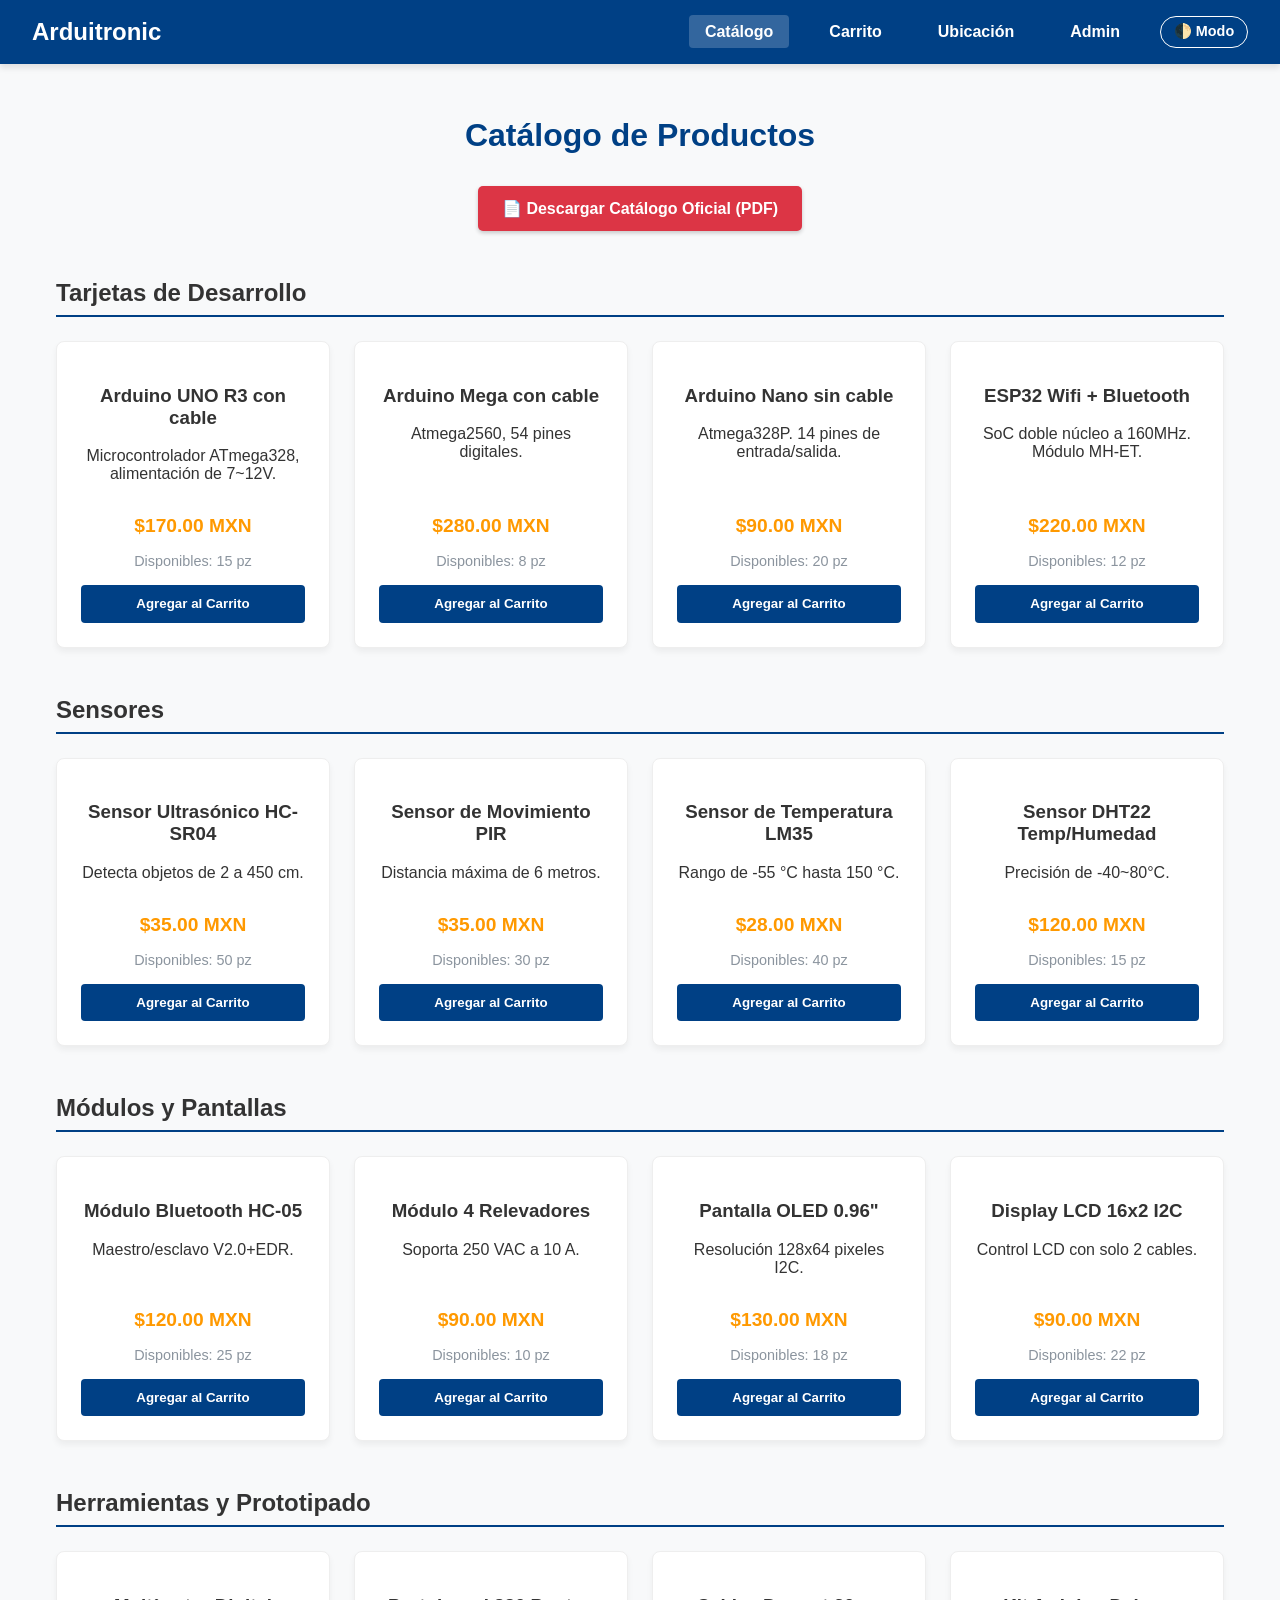
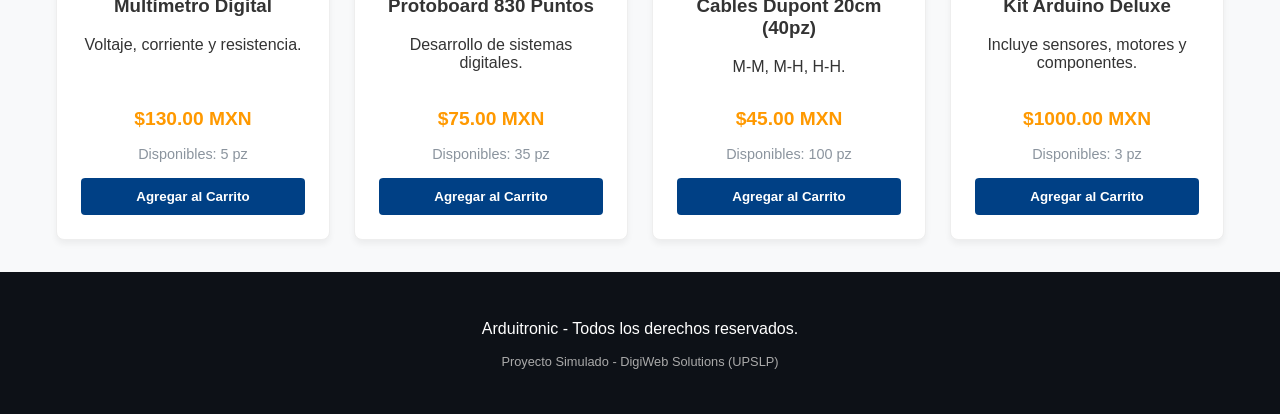
<file: index.html>
<!DOCTYPE html>
<html lang="es">
<head>
    <meta charset="UTF-8">
    <meta name="viewport" content="width=device-width, initial-scale=1.0">
    <title>Catálogo - Arduitronic</title>
    <link rel="stylesheet" href="styles.css">
</head>
<body>
    <header>
        <div class="logo"><h2>Arduitronic</h2></div>
        <nav>
            <ul>
                <li><a href="index.html" class="active">Catálogo</a></li>
                <li><a href="carrito.html">Carrito</a></li>
                <li><a href="ubicacion.html">Ubicación</a></li>
                <li><a href="admin.html">Admin</a></li>
                <li><button class="theme-toggle" onclick="toggleTheme()">🌓 Modo</button></li>
            </ul>
        </nav>
    </header>

    <div class="container">
        <h1 class="section-title">Catálogo de Productos</h1>
        
        <div style="text-align: center; margin-bottom: 2rem;">
            <!-- Enlace para descargar el archivo PDF indicado -->
            <a href="551180213-CATALOGO-PRODUCTOS-2020.pdf" download class="btn-descarga">
                📄 Descargar Catálogo Oficial (PDF)
            </a>
        </div>
        
        <!-- El catálogo se inyectará aquí desde app.js -->
        <div id="catalogo-dinamico"></div>
    </div>

    <footer>
        <p>Arduitronic - Todos los derechos reservados.</p>
        <p style="font-size: 0.8rem; color: #aaa;">Proyecto Simulado - DigiWeb Solutions (UPSLP)</p>
    </footer>

    <script src="app.js"></script>
</body>
</html>
</file>
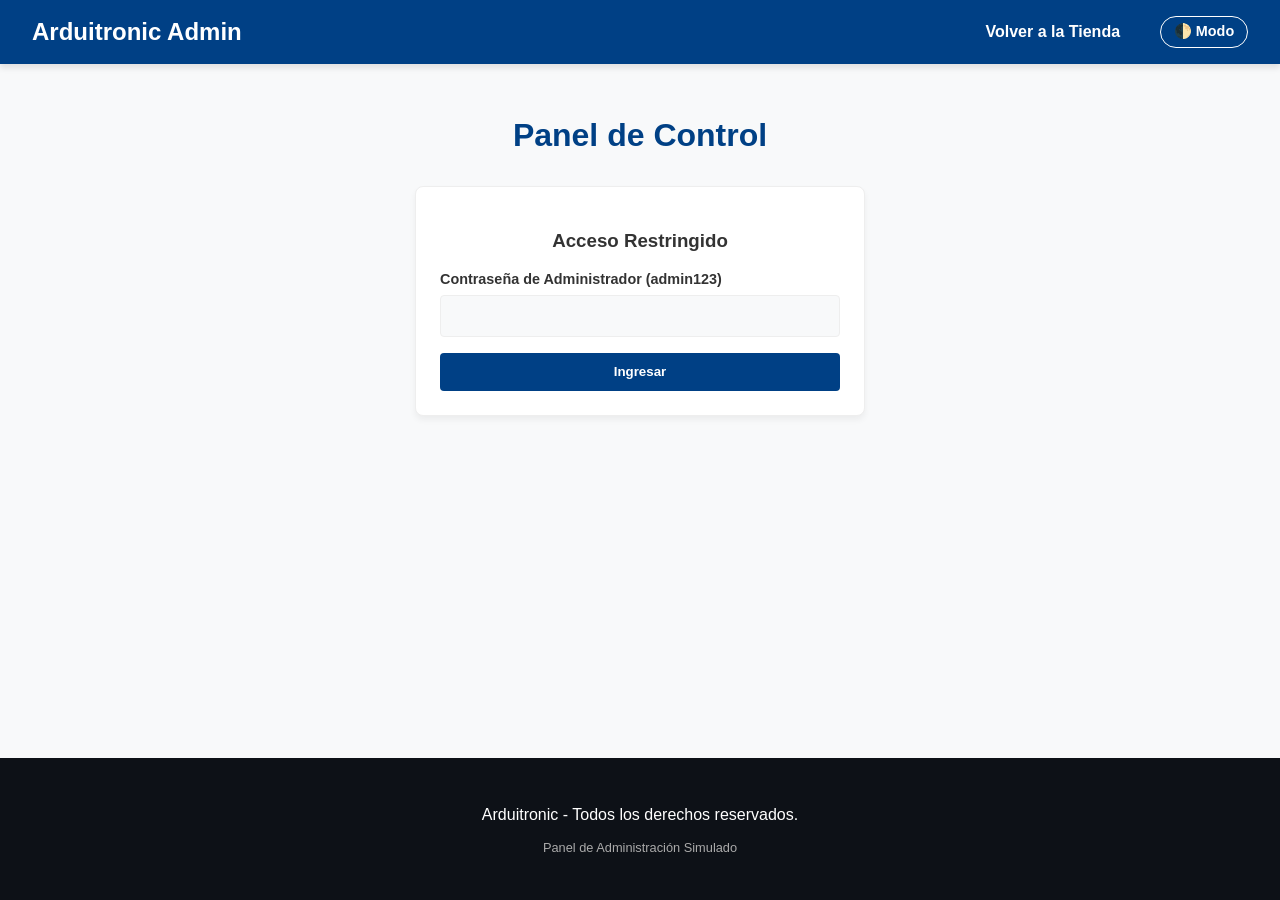
<file: admin.html>
<!DOCTYPE html>
<html lang="es">
<head>
    <meta charset="UTF-8">
    <meta name="viewport" content="width=device-width, initial-scale=1.0">
    <title>Panel de Administración</title>
    <link rel="stylesheet" href="styles.css">
</head>
<body>
    <header>
        <div class="logo"><h2>Arduitronic Admin</h2></div>
        <nav>
            <ul>
                <li><a href="index.html">Volver a la Tienda</a></li>
                <li><button class="theme-toggle" onclick="toggleTheme()">🌓 Modo</button></li>
            </ul>
        </nav>
    </header>

    <div class="container">
        <h1 class="section-title">Panel de Control</h1>

        <div id="login-section" class="admin-card" style="max-width: 400px; margin: 0 auto;">
            <h3 style="text-align: center;">Acceso Restringido</h3>
            <form onsubmit="loginAdmin(event)">
                <div class="input-group">
                    <label>Contraseña de Administrador (admin123)</label>
                    <input type="password" id="admin-pass" required>
                </div>
                <button type="submit">Ingresar</button>
            </form>
        </div>

        <div id="dashboard-section" style="display: none;">
            <div class="dashboard-stats">
                <div class="stat-box">
                    <h3 id="stat-ingresos">$0.00</h3>
                    <p>Ingresos Totales</p>
                </div>
                <div class="stat-box">
                    <h3 id="stat-ventas">0</h3>
                    <p>Tickets Emitidos</p>
                </div>
                <div class="stat-box">
                    <h3 id="stat-articulos">0</h3>
                    <p>Artículos Vendidos</p>
                </div>
            </div>

            <div class="admin-card">
                <h3>Gestión de Inventario (Stock)</h3>
                <p style="font-size: 0.9rem; color: #8b949e;">Al cambiar el stock aquí, se reflejará en tiempo real en la tienda.</p>
                <table>
                    <thead>
                        <tr>
                            <th>SKU</th>
                            <th>Producto</th>
                            <th>Precio</th>
                            <th>Stock Disponible</th>
                            <th>Acción</th>
                        </tr>
                    </thead>
                    <tbody id="admin-inventory-body">
                        <!-- Se llena mediante JS -->
                    </tbody>
                </table>
            </div>
        </div>
    </div>

    <footer>
        <p>Arduitronic - Todos los derechos reservados.</p>
        <p style="font-size: 0.8rem; color: #aaa;">Panel de Administración Simulado</p>
    </footer>

    <script src="app.js"></script>
</body>
</html>
</file>
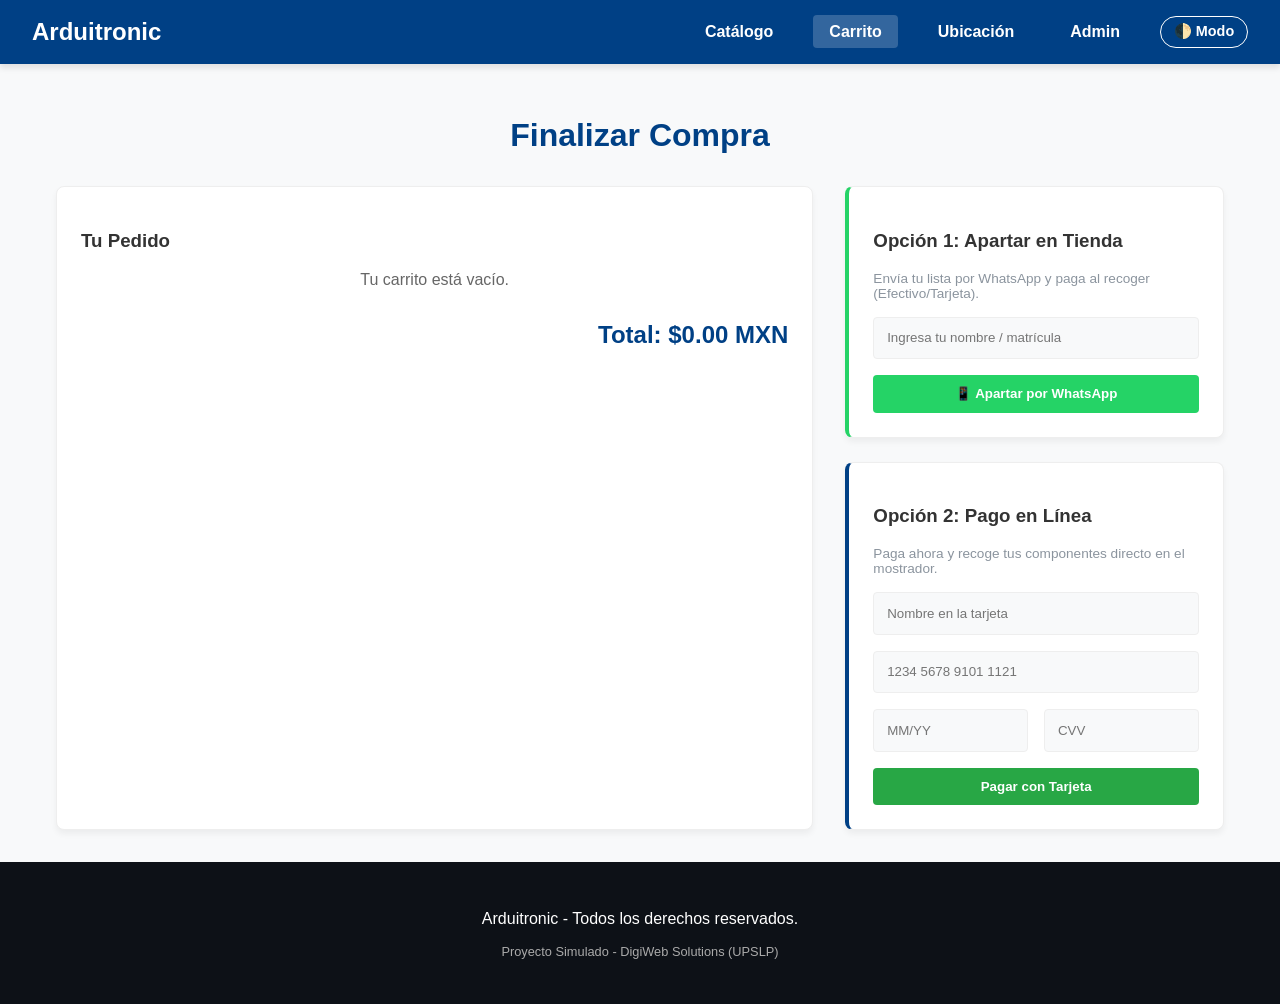
<file: carrito.html>
<!DOCTYPE html>
<html lang="es">
<head>
    <meta charset="UTF-8">
    <meta name="viewport" content="width=device-width, initial-scale=1.0">
    <title>Checkout - Arduitronic</title>
    <link rel="stylesheet" href="styles.css">
</head>
<body>
    <header>
        <div class="logo"><h2>Arduitronic</h2></div>
        <nav>
            <ul>
                <li><a href="index.html">Catálogo</a></li>
                <li><a href="carrito.html" class="active">Carrito</a></li>
                <li><a href="ubicacion.html">Ubicación</a></li>
                <li><a href="admin.html">Admin</a></li>
                <li><button class="theme-toggle" onclick="toggleTheme()">🌓 Modo</button></li>
            </ul>
        </nav>
    </header>

    <div class="container">
        <h1 class="section-title">Finalizar Compra</h1>
        
        <div class="cart-container">
            <!-- Lista de Artículos -->
            <div class="cart-list">
                <h3>Tu Pedido</h3>
                <div id="lista-carrito"></div>
                <h2 style="text-align: right; margin-top: 2rem; color: var(--primary-color);">
                    Total: $<span id="subtotal">0.00</span> MXN
                </h2>
            </div>

            <!-- Opciones de Checkout -->
            <div class="checkout-options">
                
                <!-- Opción 1: WhatsApp -->
                <div class="checkout-form" style="margin-bottom: 1.5rem; border-left: 4px solid #25D366;">
                    <h3>Opción 1: Apartar en Tienda</h3>
                    <p style="font-size: 0.85rem; color: #8b949e; margin-bottom: 1rem;">Envía tu lista por WhatsApp y paga al recoger (Efectivo/Tarjeta).</p>
                    <div class="input-group">
                        <input type="text" id="wa-name" placeholder="Ingresa tu nombre / matrícula">
                    </div>
                    <button onclick="procesarPagoPorWhatsApp()" style="background-color: #25D366;">
                        📱 Apartar por WhatsApp
                    </button>
                </div>

                <!-- Opción 2: Tarjeta Simulado -->
                <div class="checkout-form" style="border-left: 4px solid var(--primary-color);">
                    <h3>Opción 2: Pago en Línea</h3>
                    <p style="font-size: 0.85rem; color: #8b949e; margin-bottom: 1rem;">Paga ahora y recoge tus componentes directo en el mostrador.</p>
                    <form onsubmit="procesarPagoSimulado(event)">
                        <div class="input-group">
                            <input type="text" id="cc-name" required placeholder="Nombre en la tarjeta">
                        </div>
                        <div class="input-group">
                            <input type="text" id="cc-num" required pattern="[0-9]{16}" placeholder="1234 5678 9101 1121" maxlength="16">
                        </div>
                        <div class="row-inputs">
                            <div class="input-group" style="flex:1;">
                                <input type="text" id="cc-exp" required placeholder="MM/YY" maxlength="5">
                            </div>
                            <div class="input-group" style="flex:1;">
                                <input type="password" id="cc-cvv" required placeholder="CVV" maxlength="3">
                            </div>
                        </div>
                        <button type="submit" id="btn-pagar" style="background-color: var(--success-color);">
                            Pagar con Tarjeta
                        </button>
                    </form>
                </div>
            </div>
        </div>
    </div>

    <footer>
        <p>Arduitronic - Todos los derechos reservados.</p>
        <p style="font-size: 0.8rem; color: #aaa;">Proyecto Simulado - DigiWeb Solutions (UPSLP)</p>
    </footer>

    <script src="app.js"></script>
</body>
</html>
</file>
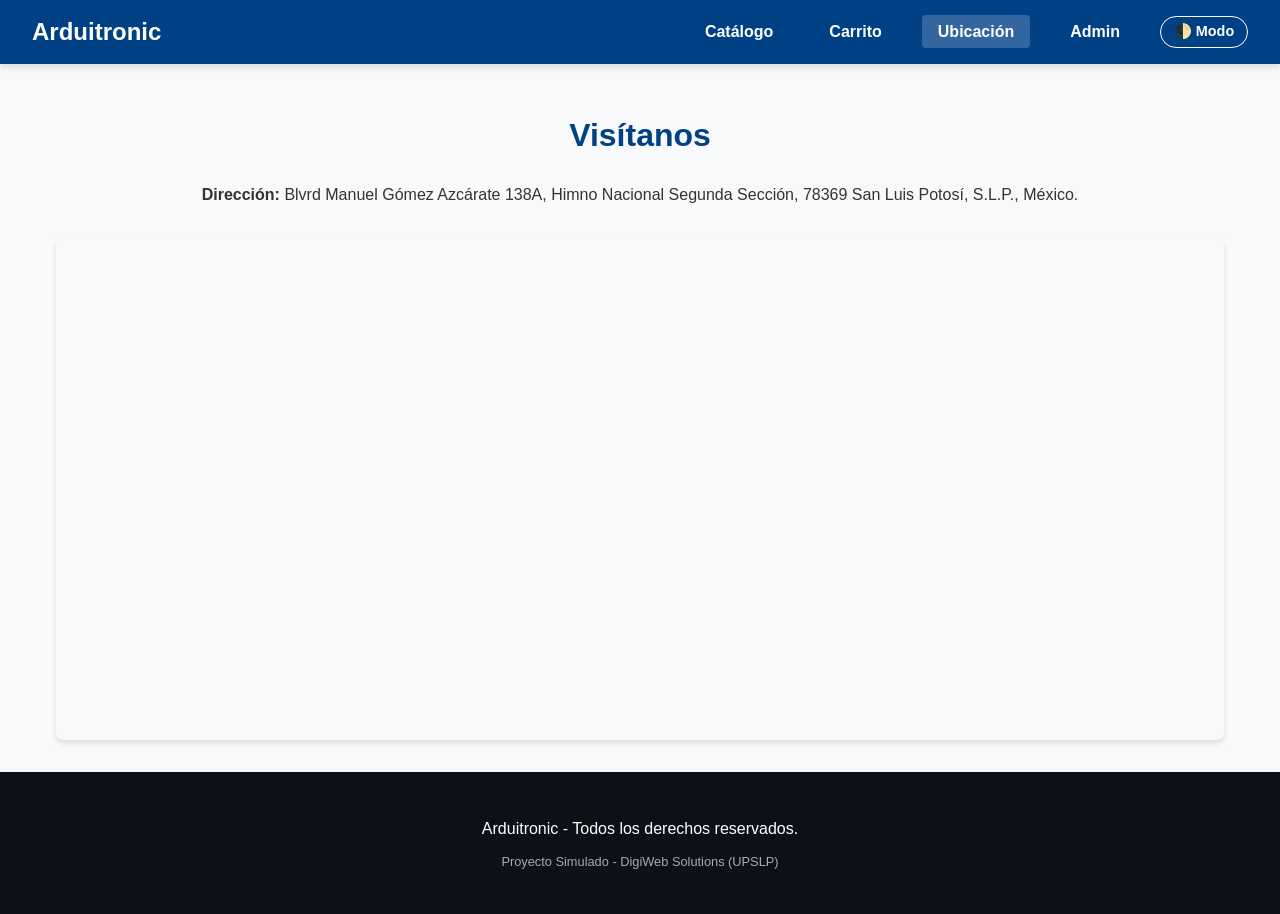
<file: ubicacion.html>
<!DOCTYPE html>
<html lang="es">
<head>
    <meta charset="UTF-8">
    <meta name="viewport" content="width=device-width, initial-scale=1.0">
    <title>Ubicación - Arduitronic</title>
    <link rel="stylesheet" href="styles.css">
</head>
<body>
    <header>
        <div class="logo"><h2>Arduitronic</h2></div>
        <nav>
            <ul>
                <li><a href="index.html">Catálogo</a></li>
                <li><a href="carrito.html">Carrito</a></li>
                <li><a href="ubicacion.html" class="active">Ubicación</a></li>
                <li><a href="admin.html">Admin</a></li>
                <li><button class="theme-toggle" onclick="toggleTheme()">🌓 Modo</button></li>
            </ul>
        </nav>
    </header>

    <div class="container">
        <h1 class="section-title">Visítanos</h1>
        <p style="text-align: center; margin-bottom: 2rem;">
            <strong>Dirección:</strong> Blvrd Manuel Gómez Azcárate 138A, Himno Nacional Segunda Sección, 78369 San Luis Potosí, S.L.P., México.
        </p>
        
        <div id="map" style="border-radius: 8px; overflow: hidden; box-shadow: 0 4px 6px rgba(0,0,0,0.1);">
            <iframe 
                width="100%" height="500" 
                src="https://maps.google.com/maps?q=Blvrd%20Manuel%20G%C3%B3mez%20Azc%C3%A1rate%20138A,%20San%20Luis%20Potos%C3%AD&t=&z=17&ie=UTF8&iwloc=&output=embed" 
                frameborder="0" scrolling="no" marginheight="0" marginwidth="0" style="border:0;" allowfullscreen="" loading="lazy">
            </iframe>
        </div>
    </div>

    <footer>
        <p>Arduitronic - Todos los derechos reservados.</p>
        <p style="font-size: 0.8rem; color: #aaa;">Proyecto Simulado - DigiWeb Solutions (UPSLP)</p>
    </footer>

    <script src="app.js"></script>
</body>
</html>
</file>
<file: styles.css>
:root {
    --primary-color: #004085;
    --secondary-color: #f8f9fa;
    --text-color: #333;
    --accent-color: #ff9900;
    --success-color: #28a745;
    --danger-color: #dc3545;
    --card-bg: #ffffff;
    --border-color: #eeeeee;
}

/* Variables para el Modo Oscuro */
body.dark-mode {
    --primary-color: #1a2639;
    --secondary-color: #0d1117;
    --text-color: #c9d1d9;
    --card-bg: #161b22;
    --border-color: #30363d;
}

body {
    font-family: 'Segoe UI', Tahoma, Geneva, Verdana, sans-serif;
    margin: 0;
    padding: 0;
    background-color: var(--secondary-color);
    color: var(--text-color);
    display: flex;
    flex-direction: column;
    min-height: 100vh;
    transition: background-color 0.3s, color 0.3s;
}

header {
    background-color: var(--primary-color);
    color: white;
    padding: 1rem 2rem;
    display: flex;
    justify-content: space-between;
    align-items: center;
    flex-wrap: wrap;
    box-shadow: 0 4px 6px rgba(0,0,0,0.1);
}

header h2 { margin: 0; }

nav ul {
    list-style: none;
    display: flex;
    gap: 1.5rem;
    margin: 0;
    padding: 0;
    flex-wrap: wrap;
    align-items: center;
}

nav a {
    color: white;
    text-decoration: none;
    font-weight: bold;
    padding: 0.5rem 1rem;
    border-radius: 4px;
    transition: background 0.3s;
}

nav a:hover, nav a.active { background-color: rgba(255,255,255,0.2); }

/* Botón Modo Oscuro */
.theme-toggle {
    background: transparent;
    border: 1px solid white;
    color: white;
    padding: 0.4rem 0.8rem;
    border-radius: 20px;
    width: auto;
    font-size: 0.9rem;
}
.theme-toggle:hover {
    background: white;
    color: var(--primary-color);
}

.container {
    max-width: 1200px;
    margin: 2rem auto;
    padding: 0 1rem;
    flex: 1; 
    width: 100%;
    box-sizing: border-box;
}

.section-title {
    text-align: center;
    margin-bottom: 2rem;
    color: var(--primary-color);
}
body.dark-mode .section-title { color: #58a6ff; }

.category-title {
    margin-top: 3rem;
    margin-bottom: 1.5rem;
    color: var(--text-color);
    border-bottom: 2px solid var(--primary-color);
    padding-bottom: 0.5rem;
}

.btn-descarga {
    display: inline-block;
    background-color: var(--danger-color);
    color: white;
    padding: 0.8rem 1.5rem;
    text-decoration: none;
    border-radius: 5px;
    font-weight: bold;
    box-shadow: 0 2px 4px rgba(0,0,0,0.2);
    transition: transform 0.2s;
}
.btn-descarga:hover { transform: scale(1.05); }

/* Catálogo */
.catalog {
    display: grid;
    grid-template-columns: repeat(auto-fit, minmax(250px, 1fr));
    gap: 1.5rem;
}

.product-card, .cart-list, .checkout-form, .admin-card {
    background: var(--card-bg);
    padding: 1.5rem;
    border-radius: 8px;
    box-shadow: 0 4px 6px rgba(0,0,0,0.05);
    border: 1px solid var(--border-color);
    transition: transform 0.2s, box-shadow 0.2s;
}

.product-card {
    text-align: center;
    display: flex;
    flex-direction: column;
    justify-content: space-between;
}

.product-card:hover {
    transform: translateY(-5px);
    box-shadow: 0 8px 12px rgba(0,0,0,0.1);
}

.price {
    color: var(--accent-color);
    font-weight: bold;
    font-size: 1.2rem;
    margin: 1rem 0;
}

.stock-info {
    font-size: 0.9rem;
    color: #8b949e;
    margin-bottom: 1rem;
}

button {
    background-color: var(--primary-color);
    color: white;
    border: none;
    padding: 0.7rem 1rem;
    border-radius: 4px;
    cursor: pointer;
    width: 100%;
    font-weight: bold;
    transition: background 0.3s;
}
button:hover { background-color: #002752; }
button:disabled { background-color: #6e7681; cursor: not-allowed; }

/* Carrito */
.cart-container {
    display: grid;
    grid-template-columns: 2fr 1fr;
    gap: 2rem;
}

.cart-item {
    display: flex;
    justify-content: space-between;
    align-items: center;
    border-bottom: 1px solid var(--border-color);
    padding: 1rem 0;
}

.remove-btn {
    background-color: var(--danger-color);
    width: auto;
    padding: 0.3rem 0.6rem;
    margin-left: 1rem;
}

.input-group { margin-bottom: 1rem; }
.input-group label { display: block; margin-bottom: 0.5rem; font-weight: bold; font-size: 0.9rem;}
.input-group input { 
    width: 100%; 
    padding: 0.8rem; 
    border: 1px solid var(--border-color); 
    border-radius: 4px; 
    box-sizing: border-box; 
    font-family: inherit;
    background-color: var(--secondary-color);
    color: var(--text-color);
}
.row-inputs { display: flex; gap: 1rem; }

/* Panel Admin */
.dashboard-stats {
    display: grid;
    grid-template-columns: repeat(auto-fit, minmax(200px, 1fr));
    gap: 1rem;
    margin-bottom: 2rem;
}
.stat-box {
    background: var(--primary-color);
    color: white;
    padding: 1.5rem;
    border-radius: 8px;
    text-align: center;
}
.stat-box h3 { margin: 0 0 0.5rem 0; font-size: 2rem;}
table { width: 100%; border-collapse: collapse; margin-top: 1rem; }
th, td { padding: 1rem; text-align: left; border-bottom: 1px solid var(--border-color); }
th { background-color: var(--border-color); color: var(--text-color); }
.admin-action-btn { width: auto; padding: 0.4rem 0.8rem; font-size: 0.9rem;}

/* Toasts */
#toast-container { position: fixed; bottom: 20px; right: 20px; z-index: 9999; }
.toast {
    background-color: #333;
    color: white;
    padding: 1rem 1.5rem;
    margin-top: 0.5rem;
    border-radius: 4px;
    box-shadow: 0 4px 6px rgba(0,0,0,0.2);
    opacity: 0;
    transform: translateY(20px);
    transition: all 0.3s ease;
}
.toast.show { opacity: 1; transform: translateY(0); }
.toast.success { background-color: var(--success-color); }
.toast.error { background-color: var(--danger-color); }

footer {
    background-color: #0d1117;
    color: white;
    padding: 2rem 1rem;
    text-align: center;
    margin-top: auto;
}

@media (max-width: 768px) {
    header { flex-direction: column; text-align: center; gap: 1rem; }
    .cart-container { grid-template-columns: 1fr; }
    .row-inputs { flex-direction: column; gap: 0; }
    table { display: block; overflow-x: auto; }
}
</file>
